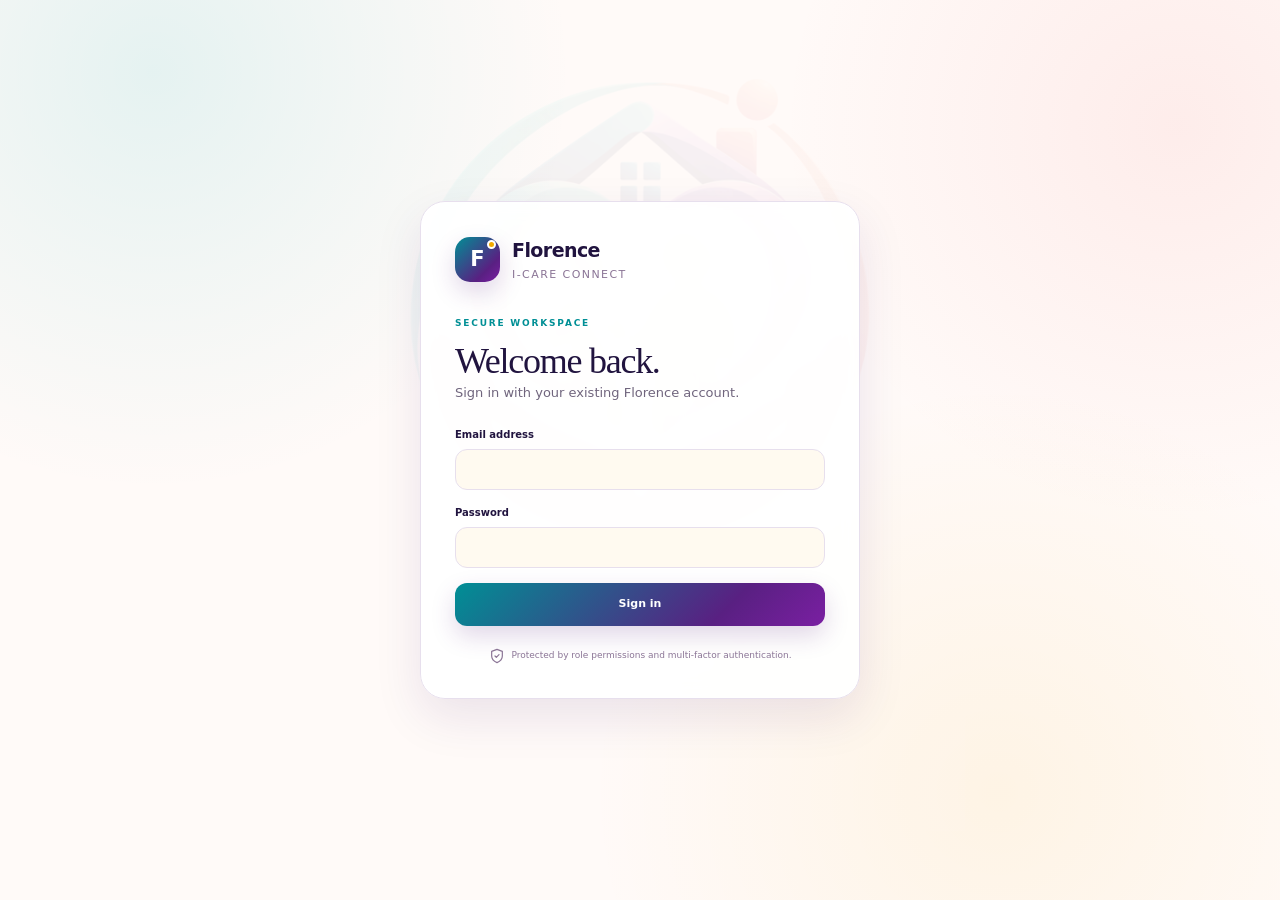
<file: index.html>
<!doctype html>
<html lang="en">
  <head>
    <meta charset="UTF-8" />
    <meta name="viewport" content="width=device-width, initial-scale=1, viewport-fit=cover" />
    <meta name="theme-color" content="#f8f8f3" />
    <meta name="description" content="A connected care and service management workspace for I-Care Connect." />
    <link rel="icon" href="/favicon.svg" />
    <title>Florence · I-Care Connect</title>
    <script src="/florence-mfa-resume.js?v=20260828-1"></script>
    <script type="module" crossorigin src="/assets/index-Dq_Z_JOG.js?v=20260828-mfa-2"></script>
    <script type="module" src="/florence-complaints-review-hotfix.js?v=20260830-1"></script>
    <link rel="modulepreload" crossorigin href="/assets/rolldown-runtime-jpDsebLB.js">
    <link rel="modulepreload" crossorigin href="/assets/supabase-cjTLRNMm.js">
    <link rel="modulepreload" crossorigin href="/assets/react-B0ZntvhZ.js">
    <link rel="stylesheet" crossorigin href="/assets/index-4G5GUMvl.css">
    <link rel="stylesheet" href="/florence-complaints-review-hotfix.css?v=20260830-1">
    <link rel="stylesheet" href="/florence-mfa-onboarding.css?v=20260828-1">
    <link rel="stylesheet" href="/florence-mobile-hotfix.css?v=20260820-2">
    <link rel="stylesheet" href="/florence-skin-rash-monitoring.css?v=20260821-1">
    <link rel="stylesheet" href="/portal-access-invite.css?v=20260824-1">
    <link rel="stylesheet" href="/worker-document-readiness.css?v=20260824-2">
    <link rel="stylesheet" href="/florence-vehicle-refusal-support.css?v=20260824-1">
    <link rel="stylesheet" href="/florence-timesheet-recovery.css?v=20260824-1">
    <link rel="stylesheet" href="/florence-community-late-entry.css?v=20260904-1">
    <script defer src="/florence-mobile-hotfix.js?v=20260824-2"></script>
    <script defer src="/florence-skin-rash-monitoring.js?v=20260821-1"></script>
    <script defer src="/portal-access-invite.js?v=20260824-1"></script>
    <script defer src="/worker-document-readiness.js?v=20260824-2"></script>
    <script defer src="/florence-vehicle-refusal-support.js?v=20260824-1"></script>
    <script defer src="/florence-timesheet-recovery.js?v=20260824-1"></script>
    <script defer src="/florence-community-late-entry.js?v=20260904-1"></script>
  </head>
  <body>
    <div id="root"></div>
  </body>
</html>
</file>
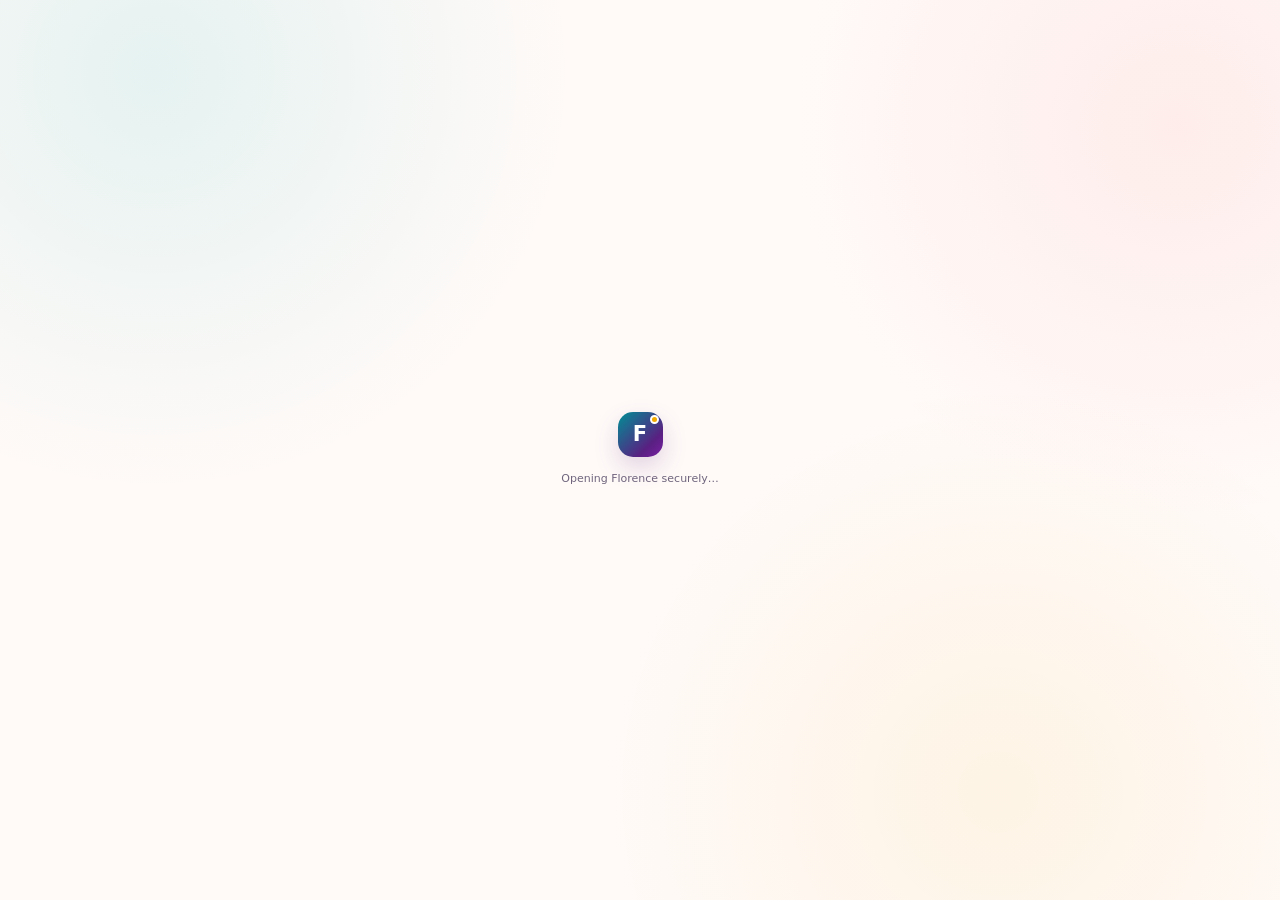
<file: pwa-launch-20260802.html>
<!doctype html>
<html lang="en-AU">
<head>
  <meta charset="utf-8">
  <meta name="viewport" content="width=device-width,initial-scale=1,viewport-fit=cover">
  <meta name="theme-color" content="#5f8f72">
  <meta http-equiv="Cache-Control" content="no-store, no-cache, must-revalidate, max-age=0">
  <meta http-equiv="Pragma" content="no-cache">
  <meta http-equiv="Expires" content="0">
  <title>Opening Florence…</title>
  <style>
    html,body{margin:0;min-height:100%;font-family:system-ui,-apple-system,sans-serif;background:#f6f8f3;color:#315b47}
    body{display:grid;place-items:center;padding:24px;text-align:center}
    .card{max-width:360px;background:#fff;border:1px solid #d9e2da;border-radius:24px;padding:28px;box-shadow:0 16px 40px rgba(49,91,71,.12)}
    h1{margin:0 0 8px}p{margin:0;line-height:1.5}
  </style>
</head>
<body>
  <main class="card">
    <h1>Florence</h1>
    <p>Refreshing the secure app…</p>
  </main>
  <script>
    (async()=>{
      try{
        if('serviceWorker' in navigator){
          const registrations=await navigator.serviceWorker.getRegistrations();
          await Promise.all(registrations.map(reg=>reg.unregister()));
        }
        if('caches' in window){
          const keys=await caches.keys();
          await Promise.all(keys.filter(key=>key.startsWith('florence-')).map(key=>caches.delete(key)));
        }
      }catch(_error){}
      const target=new URL('./',location.href);
      target.searchParams.set('pwa_build','20260802-1731');
      location.replace(target.href);
    })();
  </script>
</body>
</html>
</file>
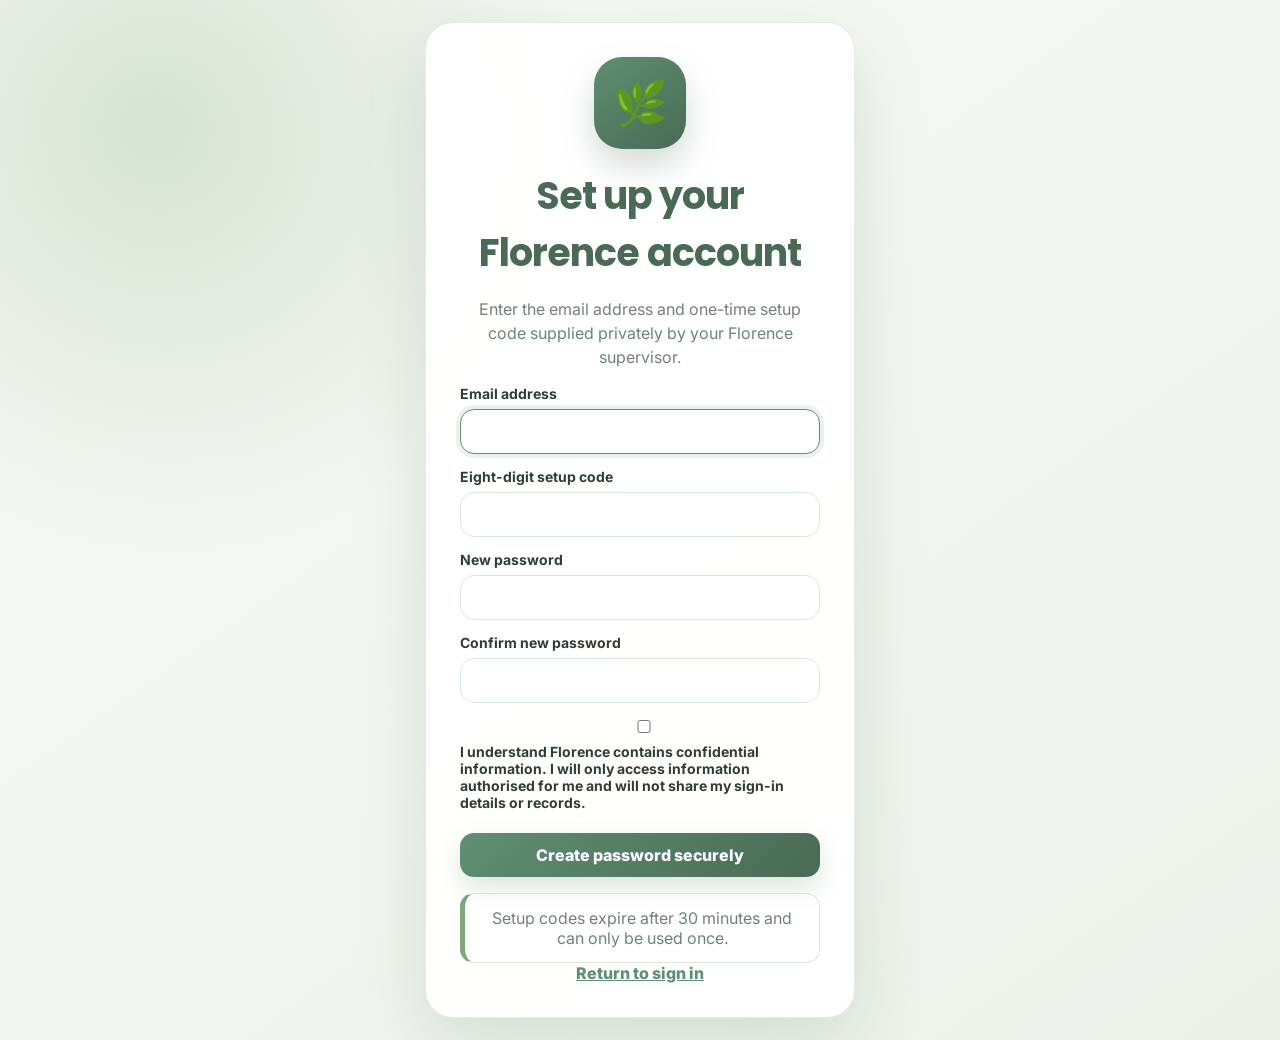
<file: set-password.html>
<!doctype html>
<html lang="en-AU">
<head>
  <meta charset="utf-8">
  <meta name="viewport" content="width=device-width,initial-scale=1,viewport-fit=cover">
  <meta name="theme-color" content="#5f8f72">
  <meta name="referrer" content="no-referrer">
  <title>Set up account · Florence</title>
  <link rel="icon" href="florence-icon.svg" type="image/svg+xml">
  <link rel="apple-touch-icon" href="florence-icon-192.png">
  <link rel="preconnect" href="https://fonts.googleapis.com">
  <link rel="preconnect" href="https://fonts.gstatic.com" crossorigin>
  <link href="https://fonts.googleapis.com/css2?family=Inter:wght@400;500;600;700;800&family=Poppins:wght@600;700;800&display=swap" rel="stylesheet">
  <link rel="stylesheet" href="styles.css?v=20260801-1">
</head>
<body>
<section class="login-screen">
  <main class="login-card" aria-labelledby="password-setup-title">
    <div class="brand-mark">🌿</div>
    <h1 id="password-setup-title">Set up your Florence account</h1>
    <p id="password-setup-intro">Enter the email address and one-time setup code supplied privately by your Florence supervisor.</p>

    <form id="password-setup-form">
      <label>Email address
        <input id="setup-email" type="email" autocomplete="email" required>
      </label>
      <label>Eight-digit setup code
        <input id="setup-code" type="text" inputmode="numeric" autocomplete="one-time-code" minlength="8" maxlength="8" pattern="[0-9]{8}" required>
      </label>
      <label>New password
        <input id="new-password" type="password" minlength="10" autocomplete="new-password" required>
      </label>
      <label>Confirm new password
        <input id="confirm-password" type="password" minlength="10" autocomplete="new-password" required>
      </label>
      <label class="check-field account-confidentiality-acknowledgement">
        <input id="access-acknowledgement" type="checkbox" required>
        <span>I understand Florence contains confidential information. I will only access information authorised for me and will not share my sign-in details or records.</span>
      </label>
      <button id="save-password" class="primary wide" type="submit">Create password securely</button>
    </form>

    <div id="password-setup-status" class="notice" role="status" aria-live="polite">
      Setup codes expire after 30 minutes and can only be used once.
    </div>

    <a id="continue-to-florence" class="primary wide hidden" href="./">Continue to Florence sign in</a>
    <a class="link wide" href="./">Return to sign in</a>
  </main>
</section>

<script src="config.js"></script>
<script src="set-password.js?v=20260824-1"></script>
</body>
</html>
</file>
<file: florence-complaints-review-hotfix.css>
.florence-open-complaints{margin:10px 0 16px}
.florence-complaint-overlay{z-index:1700}
.florence-complaint-register,.florence-complaint-detail{width:min(860px,calc(100vw - 28px));max-height:92vh;overflow:auto;display:grid;gap:14px}
.complaint-register-list{display:grid;gap:10px}
.complaint-register-item{width:100%;display:grid;grid-template-columns:minmax(0,1fr) auto;gap:14px;align-items:center;text-align:left;padding:14px 16px;border:1px solid rgba(31,65,50,.12);border-radius:15px;background:rgba(255,255,255,.82)}
.complaint-register-item>span{display:grid;gap:3px;min-width:0}
.complaint-register-item strong{overflow-wrap:anywhere}
.complaint-register-item small,.complaint-register-item em{color:var(--muted,#68736d);font-style:normal}
.complaint-register-item b{font-size:.8rem;color:var(--muted,#68736d)}
.complaint-detail-head{display:flex;justify-content:space-between;gap:16px;align-items:flex-start}
.complaint-detail-head h2{margin:2px 0 4px}
.complaint-meta{display:grid;grid-template-columns:repeat(3,minmax(0,1fr));gap:10px}
.complaint-meta>div{padding:12px 14px;border:1px solid rgba(31,65,50,.1);border-radius:13px;background:rgba(248,249,246,.92);display:grid;gap:3px}
.complaint-meta small{font-size:.72rem;font-weight:700;letter-spacing:.05em;text-transform:uppercase;color:var(--muted,#68736d)}
.complaint-detail-scroll{display:grid;gap:12px;overflow:auto}
.complaint-block{padding:14px 16px;border:1px solid rgba(31,65,50,.1);border-radius:13px;background:#fff}
.complaint-block p{white-space:pre-wrap;line-height:1.55;margin:7px 0 0}
.complaint-conversation{display:grid;gap:10px}
.complaint-conversation>div{display:grid;gap:8px}
.complaint-conversation .message{max-width:88%;padding:11px 13px;border:1px solid rgba(31,65,50,.1);border-radius:14px;background:rgba(248,249,246,.95)}
.complaint-conversation .message.mine{margin-left:auto;background:rgba(224,242,233,.95)}
.complaint-conversation .message p{white-space:pre-wrap;margin:4px 0}
.complaint-reply{display:grid;grid-template-columns:180px minmax(0,1fr);gap:12px;padding-top:6px;border-top:1px solid rgba(31,65,50,.1)}
.complaint-reply .modal-actions{grid-column:1/-1}
.legacy-complaint-note{padding:14px 16px;border-radius:13px;background:rgba(249,244,224,.86);display:grid;gap:6px}
.legacy-complaint-note p{margin:0}
.florence-hotfix-toast{z-index:2200}
@media(max-width:700px){.complaint-meta{grid-template-columns:1fr}.complaint-reply{grid-template-columns:1fr}.complaint-reply .modal-actions{grid-column:auto}.complaint-detail-head{display:grid}.complaint-register-item{grid-template-columns:1fr}.complaint-register-item b{justify-self:start}}
</file>
<file: florence-mfa-onboarding.css>
.mfa-card {
  width: min(520px, 100%);
}

.mfa-setup-options {
  display: grid;
  gap: 14px;
  margin-top: 20px;
  text-align: left;
}

.mfa-open-authenticator {
  display: block;
  text-align: center;
  text-decoration: none;
}

.mfa-manual-setup,
.mfa-qr-setup {
  border: 1px solid var(--line);
  border-radius: 16px;
  background: #fffaf0;
  padding: 15px;
}

.mfa-manual-setup > strong,
.mfa-qr-setup > strong {
  color: var(--deep);
  font-size: 13px;
}

.mfa-manual-setup > p,
.mfa-qr-setup > p {
  margin: 7px 0 12px;
  color: var(--muted);
  font-size: 11px;
  line-height: 1.55;
}

.mfa-secret-row {
  display: grid;
  grid-template-columns: minmax(0, 1fr) auto;
  gap: 8px;
  align-items: stretch;
}

.mfa-secret-row code {
  display: block;
  min-width: 0;
  overflow-wrap: anywhere;
  user-select: all;
  -webkit-user-select: all;
  border: 1px solid #d8cce0;
  border-radius: 11px;
  background: #fff;
  padding: 11px 12px;
  color: var(--deep);
  font: 700 12px/1.45 ui-monospace, SFMono-Regular, Menlo, Consolas, monospace;
  letter-spacing: 0.06em;
}

.mfa-copy-key {
  cursor: pointer;
  border: 1px solid #592082;
  border-radius: 11px;
  background: #f4edf8;
  padding: 10px 12px;
  color: #592082;
  font-size: 10px;
  font-weight: 800;
}

.mfa-qr-setup {
  text-align: center;
}

.mfa-qr-setup .mfa-qr {
  margin-bottom: 2px;
}

.mfa-secret-warning {
  display: block;
  border-left: 3px solid #b47414;
  padding: 2px 0 2px 10px;
  color: #76510f;
  font-size: 10px;
  line-height: 1.5;
}

@media (max-width: 480px) {
  .mfa-card {
    padding: 25px 20px;
  }

  .mfa-secret-row {
    grid-template-columns: 1fr;
  }

  .mfa-copy-key {
    width: 100%;
  }
}
</file>
<file: florence-mobile-hotfix.css>
/* Florence mobile reliability fixes — 20 August 2026. */
@media (max-width: 760px) {
  .sidebar {
    height: 100dvh;
    max-height: 100dvh;
    overflow-x: hidden;
    overflow-y: auto;
    overscroll-behavior: contain;
    touch-action: pan-y;
    -webkit-overflow-scrolling: touch;
  }

  .sidebar.open {
    overflow-y: auto;
  }

  .scrim {
    touch-action: none;
  }

  html.florence-drawer-open,
  body.florence-drawer-open {
    height: 100%;
    overflow: hidden;
    overscroll-behavior: none;
  }

  body.florence-drawer-open {
    position: fixed;
    left: 0;
    right: 0;
    width: 100%;
  }
}

.receipt-draft-status {
  color: #285d67;
  background: #edf9f9;
  border: 1px solid #b9e3e4;
  border-radius: 12px;
  margin-top: 10px;
  padding: 10px 12px;
  font-size: 12px;
  font-weight: 700;
  line-height: 1.45;
}

.first-aid-image-fallback {
  color: #4f425e;
  background: #eef4f6;
  border: 1px solid #d9dfe6;
  border-radius: 22px;
  padding: 22px;
  font-size: 14px;
  line-height: 1.55;
}
</file>
<file: florence-skin-rash-monitoring.css>
.skin-monitoring-modal {
  --skin-accent: #7d5f8f;
}

.skin-monitoring-modal fieldset {
  border: 1px solid var(--line, #ddd5e8);
  border-radius: 16px;
  margin: 2px 0;
  padding: 14px;
}

.skin-monitoring-modal legend {
  color: var(--deep, #2d2334);
  font-size: 12px;
  font-weight: 800;
  padding: 0 7px;
}

.skin-form-note,
.skin-photo-privacy,
.skin-field-help {
  background: #f5f0f8;
  border: 1px solid #e4d8eb;
  border-radius: 13px;
  color: #594963;
  font-size: 11px;
  line-height: 1.55;
  margin: 0;
  padding: 12px;
}

.skin-field-help {
  background: #f8fbf8;
  border-color: #dce9df;
}

.skin-modal-tabs {
  background: #f4edf7;
  border-radius: 14px;
  display: grid;
  grid-template-columns: 1fr 1fr;
  gap: 5px;
  margin-top: 17px;
  padding: 5px;
}

.skin-modal-tabs button {
  background: transparent;
  border: 0;
  border-radius: 10px;
  color: #725d7d;
  cursor: pointer;
  font-size: 11px;
  font-weight: 800;
  padding: 10px;
}

.skin-modal-tabs button.active {
  background: #fff;
  color: #412c4c;
  box-shadow: 0 5px 16px #34213f16;
}

.skin-checkbox-grid {
  display: grid;
  gap: 8px;
  grid-template-columns: repeat(2, minmax(0, 1fr));
  margin-bottom: 11px;
}

.skin-checkbox-grid .check-field {
  min-height: 48px;
}

.skin-red-flags .skin-checkbox-grid {
  grid-template-columns: 1fr;
  margin-bottom: 0;
}

.skin-photo-upload {
  align-items: center;
  background: #edf8f6;
  border: 1px dashed #9dccca;
  border-radius: 14px;
  display: flex;
  gap: 14px;
  justify-content: space-between;
  padding: 13px;
}

.skin-photo-upload input {
  max-width: 58%;
}

.skin-photo-preview,
.skin-secure-gallery {
  display: grid;
  gap: 9px;
  grid-template-columns: repeat(3, minmax(0, 1fr));
  margin: 9px 0;
}

.skin-photo-preview:empty,
.skin-secure-gallery:empty {
  display: none;
}

.skin-photo-preview figure {
  margin: 0;
}

.skin-photo-preview img,
.skin-secure-gallery img {
  aspect-ratio: 1;
  border-radius: 11px;
  object-fit: cover;
  width: 100%;
}

.skin-photo-preview figcaption {
  color: var(--muted, #765f7e);
  font-size: 8px;
  margin-top: 4px;
  overflow-wrap: anywhere;
}

.skin-declaration {
  border: 1px solid #b9deda;
}

.skin-history-card {
  background: #fff;
  border: 1px solid var(--line, #ddd5e8);
  border-radius: 17px;
  box-shadow: 0 8px 25px #3b26480a;
  margin-top: 13px;
  padding: 15px;
}

.skin-history-head {
  align-items: flex-start;
  display: flex;
  gap: 12px;
  justify-content: space-between;
}

.skin-history-head > div {
  display: grid;
  gap: 4px;
}

.skin-history-head small,
.skin-history-meta {
  color: var(--muted, #765f7e);
  font-size: 9px;
}

.skin-history-card p {
  font-size: 10px;
  line-height: 1.5;
  margin: 9px 0 0;
}

.skin-history-meta {
  display: flex;
  flex-wrap: wrap;
  gap: 7px;
  margin-top: 12px;
}

.skin-history-meta span {
  background: #eef8f6;
  border-radius: 999px;
  padding: 6px 8px;
}

.skin-photo-button {
  background: #315f73;
  border: 0;
  border-radius: 999px;
  color: #fff;
  cursor: pointer;
  font-size: 10px;
  font-weight: 800;
  margin-top: 12px;
  padding: 9px 12px;
}

.skin-success,
.skin-floating-error {
  border-radius: 13px;
  font-size: 11px;
  font-weight: 750;
  line-height: 1.5;
  padding: 12px;
}

.skin-success {
  background: #e8f8f1;
  color: #256246;
  margin: 14px 0;
}

.skin-floating-error {
  background: #fff;
  border: 1px solid #dfb8b8;
  bottom: 88px;
  box-shadow: 0 12px 32px #261b2c2b;
  color: #8a3434;
  left: 50%;
  max-width: min(420px, calc(100vw - 32px));
  position: fixed;
  transform: translateX(-50%);
  z-index: 10000;
}

.skin-loading {
  color: var(--muted, #765f7e);
  padding: 22px 0;
  text-align: center;
}

@media (max-width: 620px) {
  .skin-monitoring-modal {
    max-height: 94dvh;
  }

  .skin-checkbox-grid,
  .skin-photo-preview,
  .skin-secure-gallery {
    grid-template-columns: 1fr;
  }

  .skin-photo-preview,
  .skin-secure-gallery {
    grid-template-columns: repeat(2, minmax(0, 1fr));
  }

  .skin-photo-upload,
  .skin-history-head {
    align-items: stretch;
    flex-direction: column;
  }

  .skin-photo-upload input {
    max-width: 100%;
  }
}
</file>
<file: portal-access-invite.css>
body.portal-access-modal-open{overflow:hidden}
.portal-access-invite-panel{display:flex;align-items:center;justify-content:space-between;gap:24px;margin-bottom:20px;padding:20px 22px;background:linear-gradient(135deg,#f2fbf7,#f8f4ff);border:1px solid rgba(51,153,130,.22)}
.portal-access-invite-panel h2{margin:.2rem 0 .35rem}
.portal-access-invite-panel p{margin:0;max-width:720px}
.portal-access-invite-panel>button{flex:0 0 auto;min-height:48px}
.portal-access-modal{position:fixed;inset:0;z-index:100100;display:grid;place-items:center;padding:20px}
.portal-access-backdrop{position:absolute;inset:0;background:rgba(15,21,32,.7);backdrop-filter:blur(5px)}
.portal-access-card{position:relative;width:min(100%,520px);max-height:calc(100dvh - 32px);overflow:auto;overscroll-behavior:contain;padding:26px 26px calc(26px + env(safe-area-inset-bottom));border-radius:24px;background:#fff;box-shadow:0 28px 90px rgba(0,0,0,.38)}
.portal-access-card h2{margin:.2rem 0 .5rem}
.portal-access-card form{display:grid;gap:14px;margin-top:20px}
.portal-access-card label{display:grid;gap:7px;font-weight:750;color:#152033}
.portal-access-card input,.portal-access-card select,.portal-access-card textarea{width:100%;padding:13px 14px;border:1px solid #cfd8d5;border-radius:13px;background:#fffdf7;color:#152033;font:inherit}
.portal-access-card textarea{min-height:96px;resize:vertical}
.portal-access-close{position:absolute;right:16px;top:13px;width:42px;height:42px;border:0;background:transparent;color:#4b5563;font-size:2rem;line-height:1}
.portal-access-confirm{grid-template-columns:25px 1fr!important;align-items:start;gap:11px!important;padding:14px;border:1px solid rgba(51,153,130,.3);border-radius:14px;background:#f2fbf7}
.portal-access-confirm input{width:23px;height:23px;margin:0;accent-color:#258c79}
.portal-access-confirm span{font-size:.94rem;line-height:1.42}
.portal-access-actions{display:grid;grid-template-columns:repeat(2,minmax(0,1fr));gap:10px;margin-top:4px}
.portal-access-actions button{min-height:48px}
.portal-access-privacy{margin:0;padding:12px 14px;border-radius:13px;background:#f6f4fb;color:#4b465e;font-size:.88rem;line-height:1.5}
.portal-access-link-card textarea{font-size:.82rem;line-height:1.4;word-break:break-all}
.portal-access-copy-fallback{position:fixed;left:-9999px;top:0}
.portal-access-card .notice.error{border-color:#efb7a8;background:#fff3ef;color:#8f2f20}
@media(max-width:640px){.portal-access-invite-panel{align-items:stretch;flex-direction:column}.portal-access-invite-panel>button{width:100%}.portal-access-modal{padding:10px}.portal-access-card{padding:22px 18px;border-radius:20px;max-height:calc(100dvh - 20px)}.portal-access-actions{grid-template-columns:1fr}}
</file>
<file: worker-document-readiness.css>
.worker-reading-banner {
  display: flex;
  align-items: center;
  justify-content: space-between;
  gap: 1.25rem;
  margin-bottom: 1rem;
  border: 1px solid rgba(32, 122, 109, .24);
}

.worker-reading-banner.required {
  background: linear-gradient(135deg, #fff8ef, #f3fbf8);
  border-color: rgba(186, 99, 39, .32);
}

.worker-reading-banner.complete {
  background: linear-gradient(135deg, #effaf6, #f8fbff);
}

.worker-reading-banner h2,
.worker-reading-banner p {
  margin: .2rem 0;
}

.worker-reading-banner button {
  flex: 0 0 auto;
}

.worker-reading-modal {
  position: fixed;
  inset: 0;
  z-index: 10050;
  display: grid;
  place-items: center;
  padding: max(1rem, env(safe-area-inset-top)) 1rem max(1rem, env(safe-area-inset-bottom));
}

.worker-reading-backdrop {
  position: absolute;
  inset: 0;
  background: rgba(18, 24, 35, .72);
  backdrop-filter: blur(5px);
}

.worker-reading-card {
  position: relative;
  width: min(820px, 100%);
  max-height: calc(100dvh - 2rem - env(safe-area-inset-top) - env(safe-area-inset-bottom));
  overflow: auto;
  overscroll-behavior: contain;
  background: #fbfcfa;
  color: #18211f;
  border-radius: 28px;
  box-shadow: 0 24px 80px rgba(0, 0, 0, .28);
  padding: clamp(1.15rem, 3vw, 2rem);
}

.worker-reading-card > header {
  padding-right: 2.25rem;
}

.worker-reading-card h2 {
  margin: .25rem 0 .55rem;
}

.worker-reading-close {
  position: absolute;
  top: 1rem;
  right: 1rem;
  width: 42px;
  height: 42px;
  border-radius: 50%;
  border: 1px solid rgba(24, 33, 31, .15);
  background: #fff;
  color: #18211f;
  font-size: 1.55rem;
  line-height: 1;
}

.worker-reading-progress {
  display: flex;
  justify-content: space-between;
  gap: .75rem;
  margin: 1rem 0;
  padding: .85rem 1rem;
  border-radius: 16px;
  background: #eaf6f2;
}

.worker-reading-progress span {
  color: #4e625d;
  text-align: right;
}

.worker-reading-list {
  display: grid;
  gap: .7rem;
}

.worker-reading-group {
  margin: 1rem 0 0;
  padding-bottom: .35rem;
  border-bottom: 1px solid rgba(24, 33, 31, .12);
  color: #2c5d52;
  font-size: .95rem;
  letter-spacing: .04em;
  text-transform: uppercase;
}

.worker-reading-item {
  display: grid;
  grid-template-columns: minmax(0, 1fr) auto;
  gap: .7rem 1rem;
  align-items: center;
  padding: 1rem;
  border: 1px solid rgba(24, 33, 31, .12);
  border-radius: 18px;
  background: #fff;
}

.worker-reading-item.pending {
  border-color: rgba(186, 99, 39, .25);
}

.worker-reading-item.complete {
  border-color: rgba(32, 122, 109, .25);
  background: #f4fbf8;
}

.worker-reading-copy {
  min-width: 0;
  display: grid;
  gap: .2rem;
}

.worker-reading-copy strong,
.worker-reading-copy small {
  overflow-wrap: anywhere;
}

.worker-reading-copy small {
  color: #60716d;
}

.worker-reading-state {
  width: max-content;
  max-width: 100%;
  margin-top: .25rem;
  padding: .22rem .55rem;
  border-radius: 999px;
  background: #fff0df;
  color: #8b4c21;
  font-size: .77rem;
  font-weight: 700;
}

.worker-reading-item.complete .worker-reading-state,
.worker-reading-done {
  background: #dff3eb;
  color: #216553;
}

.worker-reading-done {
  display: inline-flex;
  justify-self: end;
  padding: .4rem .7rem;
  border-radius: 999px;
  font-size: .8rem;
  font-weight: 750;
}

.worker-reading-check {
  grid-column: 1 / -1;
  display: flex;
  align-items: flex-start;
  gap: .65rem;
  padding: .75rem;
  border-radius: 13px;
  background: #f5f7f6;
  font-weight: 650;
}

.worker-reading-check.disabled {
  color: #71807c;
}

.worker-reading-check input {
  width: 1.25rem;
  height: 1.25rem;
  flex: 0 0 auto;
  margin-top: .05rem;
}

.worker-reading-sign {
  position: sticky;
  bottom: -2rem;
  z-index: 2;
  margin: 1.25rem -2rem -2rem;
  padding: 1rem 2rem calc(1.25rem + env(safe-area-inset-bottom));
  border-top: 1px solid rgba(24, 33, 31, .13);
  background: rgba(251, 252, 250, .97);
  box-shadow: 0 -15px 30px rgba(24, 33, 31, .08);
}

.worker-reading-sign > p {
  margin: 0 0 .75rem;
}

.worker-reading-sign > label {
  display: grid;
  gap: .4rem;
  font-weight: 700;
}

.worker-reading-sign input {
  width: 100%;
  padding: .85rem 1rem;
  border: 1px solid rgba(24, 33, 31, .2);
  border-radius: 14px;
  background: #fffaf2;
  font: inherit;
}

.worker-reading-actions {
  display: flex;
  justify-content: flex-end;
  gap: .65rem;
  margin-top: .8rem;
}

.worker-reading-sign .notice {
  margin: .75rem 0 0;
}

.worker-reading-sign .notice.error {
  color: #9b2d23;
  background: #fff0ed;
}

.worker-reading-empty {
  padding: 1rem;
  border-radius: 14px;
  background: #f1f5f3;
}

body.worker-reading-modal-open {
  overflow: hidden;
}

@media (max-width: 680px) {
  .worker-reading-banner {
    align-items: stretch;
    flex-direction: column;
  }

  .worker-reading-card {
    max-height: 100dvh;
    border-radius: 22px;
    padding: 1rem;
  }

  .worker-reading-progress,
  .worker-reading-actions {
    align-items: stretch;
    flex-direction: column;
  }

  .worker-reading-progress span {
    text-align: left;
  }

  .worker-reading-item {
    grid-template-columns: 1fr;
  }

  .worker-reading-item > button,
  .worker-reading-done {
    width: 100%;
    justify-self: stretch;
    text-align: center;
  }

  .worker-reading-check {
    grid-column: 1;
  }

  .worker-reading-sign {
    position: static;
    margin: 1rem -1rem -1rem;
    padding: 1rem 1rem calc(1rem + env(safe-area-inset-bottom));
    box-shadow: none;
  }
}
</file>
<file: florence-vehicle-refusal-support.css>
+.vehicle-modal-layer{position:fixed;inset:0;z-index:100000;display:grid;place-items:center;padding:18px;font-family:inherit;color:#19142d}
+.vehicle-modal-scrim{position:absolute;inset:0;border:0;background:rgba(20,15,38,.62);backdrop-filter:blur(5px);cursor:default}
+.vehicle-modal{position:relative;width:min(820px,100%);max-height:calc(100dvh - 36px);overflow:auto;overscroll-behavior:contain;background:#fbfdfd;border:1px solid rgba(44,134,132,.22);border-radius:28px;padding:28px;box-shadow:0 28px 80px rgba(18,13,41,.34)}
+.vehicle-modal-close{position:absolute;top:15px;right:17px;width:42px;height:42px;border:1px solid #d9d8df;border-radius:50%;background:#fff;color:#332b48;font-size:29px;line-height:1;cursor:pointer}
+.vehicle-modal-icon{display:grid;place-items:center;width:48px;height:48px;border-radius:15px;background:linear-gradient(135deg,#118c99,#7422a9);color:#fff;box-shadow:0 10px 24px rgba(64,62,147,.22)}
+.vehicle-modal .eyebrow{margin:18px 0 4px;color:#137979;font-size:.72rem;font-weight:800;letter-spacing:.12em}
+.vehicle-modal h2{margin:0 52px 5px 0;font-size:clamp(1.55rem,4vw,2.15rem);line-height:1.1;color:#21183b}
+.vehicle-modal-subtitle{margin:0;color:#645c75;line-height:1.5}
+.vehicle-modal-tabs{display:flex;gap:8px;margin:22px 0 16px;padding:5px;background:#efeff4;border-radius:14px}
+.vehicle-modal-tabs button{flex:1;border:0;border-radius:10px;padding:11px 14px;background:transparent;color:#5f596b;font:inherit;font-weight:700;cursor:pointer}
+.vehicle-modal-tabs button.active{background:#fff;color:#251840;box-shadow:0 2px 9px rgba(40,31,71,.1)}
+.vehicle-modal-layer .hidden{display:none!important}
+.vehicle-form{display:grid;gap:16px}
+.vehicle-context-pill{justify-self:start;padding:7px 11px;border-radius:999px;background:#e4f5f2;color:#146e6a;font-size:.78rem;font-weight:800}
+.vehicle-critical-rule,.vehicle-guidance{margin:0;padding:15px 16px;border-radius:16px;line-height:1.5}
+.vehicle-critical-rule{border:1px solid #edb5ab;background:#fff2ef;color:#812d25}
+.vehicle-guidance{border:1px solid #d8cce9;background:#f7f1ff;color:#4d3d66}
+.vehicle-form fieldset{display:grid;gap:14px;margin:0;padding:18px;border:1px solid #dce5e5;border-radius:18px;background:#fff}
+.vehicle-form legend{padding:0 8px;color:#2c2441;font-size:1rem;font-weight:800}
+.vehicle-form label{display:grid;gap:7px;color:#302841;font-size:.92rem;font-weight:750;line-height:1.35}
+.vehicle-form input,.vehicle-form select,.vehicle-form textarea{box-sizing:border-box;width:100%;min-height:50px;border:1px solid #d6d3db;border-radius:13px;background:#fffdf6;padding:12px 14px;color:#211a31;font:inherit;font-weight:550;outline:none}
+.vehicle-form textarea{min-height:92px;resize:vertical;line-height:1.45}
+.vehicle-form input:focus,.vehicle-form select:focus,.vehicle-form textarea:focus{border-color:#228e95;box-shadow:0 0 0 3px rgba(34,142,149,.15)}
+.vehicle-field-pair{display:grid;grid-template-columns:1fr 1fr;gap:13px}
+.vehicle-field-help{margin:0;color:#6c6577;font-size:.86rem;line-height:1.45}
+.vehicle-checkbox-grid{display:grid;grid-template-columns:1fr 1fr;gap:9px}
+.vehicle-form .vehicle-check{display:flex;align-items:flex-start;gap:10px;padding:11px 12px;border:1px solid #dedce3;border-radius:12px;background:#fbfafc;font-weight:650;cursor:pointer}
+.vehicle-form .vehicle-check input{flex:0 0 auto;width:20px;min-height:20px;height:20px;margin:1px 0 0;accent-color:#178f93}
+.vehicle-declaration{padding:16px!important;border-color:#acd9d5!important;background:#effaf8!important;font-weight:800!important}
+.vehicle-modal-actions{display:flex;justify-content:flex-end;gap:10px;padding-top:4px}
+.vehicle-modal-actions button{min-height:48px;border:1px solid #d8d3de;border-radius:14px;padding:11px 18px;background:#fff;color:#302744;font:inherit;font-weight:800;cursor:pointer}
+.vehicle-modal-actions button.primary{border-color:transparent;background:linear-gradient(135deg,#078c9b,#7b1fb1);color:#fff;box-shadow:0 8px 20px rgba(88,39,151,.2)}
+.vehicle-modal-actions button:disabled{opacity:.6;cursor:wait}
+.vehicle-error,.vehicle-success{margin:0;padding:13px 15px;border-radius:13px;line-height:1.45}
+.vehicle-error{border:1px solid #edb9b1;background:#fff3f1;color:#8b2e27}
+.vehicle-success{margin-bottom:13px;border:1px solid #9fd8c7;background:#edf9f5;color:#14624f;font-weight:750}
+.vehicle-loading,.vehicle-empty{padding:26px;text-align:center;color:#665f73}
+.vehicle-history-card{margin-bottom:12px;padding:16px;border:1px solid #dce3e4;border-radius:17px;background:#fff;box-shadow:0 5px 14px rgba(33,25,53,.05)}
+.vehicle-history-card.needs-review{border-color:#e7a49a;background:#fff8f6}
+.vehicle-history-card header{display:flex;justify-content:space-between;gap:12px;align-items:flex-start;margin-bottom:10px}
+.vehicle-history-card header div{display:grid;gap:3px}
+.vehicle-history-card header small{color:#746e7d}
+.vehicle-history-card header>span{flex:0 0 auto;padding:5px 9px;border-radius:999px;background:#e6f5f3;color:#1c716f;font-size:.75rem;font-weight:800}
+.vehicle-history-card p{margin:7px 0;color:#4f485b;line-height:1.42}
+.vehicle-history-card .vehicle-supervision{color:#276c63}
+.vehicle-history-card.needs-review .vehicle-supervision{color:#982f27}
+.vehicle-history-card footer{display:flex;justify-content:space-between;gap:12px;align-items:center;margin-top:12px;padding-top:11px;border-top:1px solid #ece9ee;color:#6d6676;font-size:.8rem}
+.vehicle-history-card footer a{color:#217d84;font-weight:800;text-decoration:none}
+.vehicle-floating-error{position:fixed;z-index:100001;left:50%;bottom:24px;transform:translateX(-50%);width:min(520px,calc(100% - 32px));box-sizing:border-box;padding:15px 18px;border-radius:14px;background:#8a2f29;color:#fff;box-shadow:0 15px 35px rgba(50,20,20,.28);font-weight:700}
+@media(max-width:680px){
+ .vehicle-modal-layer{align-items:end;padding:0}
+ .vehicle-modal{width:100%;max-height:94dvh;border-radius:25px 25px 0 0;padding:22px 16px calc(20px + env(safe-area-inset-bottom))}
+ .vehicle-field-pair,.vehicle-checkbox-grid{grid-template-columns:1fr}
+ .vehicle-modal-actions{position:sticky;bottom:-1px;margin:0 -4px;padding:12px 4px 3px;background:linear-gradient(180deg,rgba(251,253,253,0),#fbfdfd 25%)}
+ .vehicle-modal-actions button{flex:1;padding-inline:10px}
+ .vehicle-history-card header,.vehicle-history-card footer{display:grid}
+}
+
</file>
<file: florence-timesheet-recovery.css>
.timesheet-recovery-banner {
  position: fixed;
  z-index: 2147483000;
  right: max(1rem, env(safe-area-inset-right));
  bottom: max(1rem, env(safe-area-inset-bottom));
  display: flex;
  align-items: center;
  gap: 1rem;
  max-width: min(34rem, calc(100vw - 2rem));
  padding: 1rem;
  border: 1px solid #e7b58f;
  border-radius: 1.25rem;
  background: #fff8f1;
  box-shadow: 0 18px 50px rgba(25, 29, 28, .22);
  color: #202928;
}
.timesheet-recovery-banner div { display: grid; gap: .2rem; }
.timesheet-recovery-banner span { color: #596866; font-size: .9rem; }
.timesheet-recovery-banner button,
.timesheet-recovery-card button { min-height: 2.75rem; }
.timesheet-recovery-modal {
  position: fixed;
  z-index: 2147483001;
  inset: 0;
  display: grid;
  place-items: center;
  padding: max(1rem, env(safe-area-inset-top)) max(1rem, env(safe-area-inset-right)) max(1rem, env(safe-area-inset-bottom)) max(1rem, env(safe-area-inset-left));
}
.timesheet-recovery-backdrop { position: absolute; inset: 0; background: rgba(16, 25, 28, .64); }
.timesheet-recovery-card {
  position: relative;
  width: min(42rem, 100%);
  max-height: calc(100dvh - 2rem);
  overflow: auto;
  overscroll-behavior: contain;
  padding: 1.5rem;
  border-radius: 1.5rem;
  background: #fff;
  color: #202928;
  box-shadow: 0 24px 80px rgba(0, 0, 0, .35);
}
.timesheet-recovery-card header { padding-right: 2.5rem; }
.timesheet-recovery-card h2 { margin: .2rem 0 .5rem; }
.timesheet-recovery-close { position: absolute; top: 1rem; right: 1rem; width: 2.75rem; border-radius: 50%; }
.timesheet-recovery-list { display: grid; gap: .75rem; margin-top: 1.25rem; }
.timesheet-recovery-list article {
  display: flex;
  align-items: center;
  justify-content: space-between;
  gap: 1rem;
  padding: 1rem;
  border: 1px solid #eed0b7;
  border-radius: 1rem;
  background: #fffaf5;
}
.timesheet-recovery-list article div { display: grid; gap: .2rem; }
.timesheet-recovery-list span,
.timesheet-recovery-list small { color: #5f6f6c; }
#timesheet-recovery-form { display: grid; gap: 1rem; margin-top: 1.25rem; }
#timesheet-recovery-form label { display: grid; gap: .4rem; font-weight: 700; }
#timesheet-recovery-form input,
#timesheet-recovery-form textarea {
  width: 100%;
  min-height: 3rem;
  padding: .75rem;
  border: 1px solid #cbd6d3;
  border-radius: .8rem;
  background: #fffdf9;
  color: #202928;
  font: inherit;
}
#timesheet-recovery-form textarea { min-height: 7rem; resize: vertical; }
.timesheet-recovery-actions { display: flex; justify-content: flex-end; gap: .75rem; }
.timesheet-recovery-card .notice.error { color: #8c2e20; background: #fff1ed; }
.timesheet-recovery-modal .hidden { display: none !important; }
body.timesheet-recovery-modal-open { overflow: hidden !important; }
@media (max-width: 620px) {
  .timesheet-recovery-banner { left: 1rem; right: 1rem; align-items: stretch; flex-direction: column; }
  .timesheet-recovery-card { padding: 1.25rem; border-radius: 1.25rem; }
  .timesheet-recovery-list article { align-items: stretch; flex-direction: column; }
  .timesheet-recovery-actions { flex-direction: column-reverse; }
  .timesheet-recovery-actions button { width: 100%; }
}
</file>
<file: florence-community-late-entry.css>
.late-entry-panel {
  display: grid;
  gap: 0.55rem;
  padding: 1rem;
  border: 1px solid rgba(14, 107, 84, 0.24);
  border-radius: 18px;
  background: rgba(232, 247, 240, 0.72);
  color: #173d34;
}

.late-entry-panel strong {
  font-size: 0.98rem;
}

.late-entry-panel p {
  margin: 0;
  color: #49675f;
  font-size: 0.88rem;
  line-height: 1.45;
}

.late-entry-status {
  display: inline-flex;
  width: fit-content;
  padding: 0.4rem 0.65rem;
  border-radius: 999px;
  background: rgba(14, 107, 84, 0.1);
  color: #0e6b54;
  font-size: 0.78rem;
  font-weight: 800;
}

.late-entry-panel.is-late {
  border-color: rgba(167, 94, 0, 0.36);
  background: #fff7e8;
}

.late-entry-panel.is-late .late-entry-status {
  background: #f9dfb2;
  color: #754500;
}

.late-entry-reason {
  display: grid;
  gap: 0.45rem;
  margin-top: 0.2rem;
  color: #533600;
  font-weight: 750;
}

.late-entry-reason[hidden] {
  display: none;
}

.late-entry-reason textarea,
.late-entry-date-field input {
  width: 100%;
}

@media (max-width: 680px) {
  .late-entry-panel {
    padding: 0.85rem;
    border-radius: 15px;
  }
}
</file>
<file: styles.css>
:root{--deep:#496a55;--primary:#5f8f72;--leaf:#7fa77c;--sage:#dde9dc;--mist:#eef4ed;--cream:#fcfbf7;--ink:#2f3e34;--muted:#718078;--border:#dce7dc;--amber:#c98a38;--red:#c75c5c;--white:#fff;--shadow:0 12px 30px rgba(73,106,85,.09)}
*{box-sizing:border-box}body{margin:0;min-height:100vh;background:radial-gradient(circle at 8% 0%,rgba(127,167,124,.13),transparent 34%),var(--cream);color:var(--ink);font-family:Inter,system-ui,sans-serif}h1,h2,h3,h4{font-family:Poppins,Inter,sans-serif;letter-spacing:-.025em;margin:0}p{line-height:1.5}button,input,select,textarea{font:inherit}.hidden{display:none!important}button{cursor:pointer}
.login-screen{min-height:100vh;display:grid;place-items:center;padding:22px;background:radial-gradient(circle at 12% 12%,rgba(127,167,124,.27),transparent 30%),linear-gradient(145deg,#f8faf5,#eaf2e8)}.login-card{width:min(100%,430px);padding:34px;border:1px solid rgba(95,143,114,.18);border-radius:28px;background:rgba(255,255,255,.95);box-shadow:0 24px 70px rgba(73,106,85,.16);text-align:center}.brand-mark{width:92px;height:92px;border-radius:28px;display:grid;place-items:center;margin:0 auto 18px;font-size:44px;background:linear-gradient(145deg,var(--primary),var(--deep));box-shadow:0 16px 34px rgba(73,106,85,.24)}.brand-mark.small{width:48px;height:48px;margin:0;font-size:24px;border-radius:16px}.login-card h1{font-size:38px;color:var(--deep)}.login-card>p,.login-card small{color:var(--muted)}
label{display:grid;text-align:left;gap:7px;font-weight:700;font-size:14px;margin:14px 0}input,select,textarea{width:100%;border:1px solid var(--border);border-radius:14px;padding:13px 14px;background:#fff;color:var(--ink);outline:none}textarea{min-height:120px;resize:vertical}input:focus,select:focus,textarea:focus{border-color:var(--primary);box-shadow:0 0 0 4px rgba(95,143,114,.12)}
.primary,.secondary{border:0;border-radius:14px;padding:12px 16px;font-weight:800}.primary{color:#fff;background:linear-gradient(135deg,var(--primary),var(--deep));box-shadow:0 10px 24px rgba(73,106,85,.18)}.secondary{color:var(--deep);background:var(--mist)}.button-link{display:inline-flex;align-items:center;justify-content:center;text-decoration:none;text-align:center}.wide{width:100%;margin:8px 0 16px}.icon-btn{width:44px;height:44px;border-radius:14px;border:1px solid rgba(255,255,255,.25);background:rgba(255,255,255,.14);color:#fff;font-size:20px}.icon-btn.dark{color:var(--ink);border-color:var(--border);background:var(--mist)}
.topbar{position:sticky;top:0;z-index:20;display:grid;grid-template-columns:48px 1fr 48px;align-items:center;gap:12px;padding:14px max(16px,calc((100vw - 1120px)/2));color:#fff;background:radial-gradient(circle at 88% 10%,rgba(255,255,255,.16),transparent 28%),linear-gradient(145deg,var(--primary),var(--deep));box-shadow:0 12px 30px rgba(73,106,85,.18)}.topbar h1{font-size:22px}.topbar p{margin:2px 0 0;font-size:12px;color:rgba(255,255,255,.8)}
main{max-width:1120px;margin:auto;padding:24px 16px 105px}.view{display:none}.view.active{display:block}.welcome,.page-head,.panel-head,.record-top,.dialog-head,.dialog-actions,.xero-card{display:flex;align-items:flex-start;justify-content:space-between;gap:16px}.welcome h2,.page-head h2{font-size:clamp(25px,5vw,35px);color:var(--deep)}.welcome p,.page-head p{margin:5px 0;color:var(--muted)}.eyebrow{margin:0 0 6px!important;color:var(--primary)!important;font-size:11px!important;font-weight:800;text-transform:uppercase;letter-spacing:.12em}.pill,.badge{display:inline-flex;align-items:center;border-radius:999px;padding:7px 11px;font-size:12px;font-weight:800;white-space:nowrap;background:var(--mist);color:var(--deep)}.good{background:#e3f0e4;color:#476f52}.amber{background:#fff2dc;color:#99651f}.red{background:#fde7e7;color:#9f4141}.purple{background:#eee8f4;color:#6d557d}
.stats{display:grid;grid-template-columns:repeat(4,1fr);gap:12px;margin:18px 0}.stat,.panel,.record,.person{background:rgba(255,255,255,.96);border:1px solid var(--border);border-radius:20px;box-shadow:var(--shadow)}.stat{padding:17px}.stat strong{display:block;font-size:26px;color:var(--deep);margin:7px 0}.stat small{color:var(--muted)}.panel{padding:20px}.grid.two{display:grid;grid-template-columns:1fr 1fr;gap:14px}.panel h3,.record h3,.person h3{color:var(--deep)}.link{border:0;background:none;color:var(--primary);font-weight:800}
.stats>article{padding:17px;background:rgba(255,255,255,.96);border:1px solid var(--border);border-radius:20px;box-shadow:var(--shadow)}.stats>article strong,.stats>article span{display:block}.stats>article strong{font-size:26px;color:var(--deep);margin:7px 0}.stats>article span{color:var(--muted)}.agreement-service-buttons{align-items:stretch}.agreement-service-buttons button{flex:1 1 230px;text-align:left;line-height:1.35}.agreement-service-buttons button strong,.agreement-service-buttons button small{display:block}.agreement-service-buttons button small{margin-top:3px;font-weight:600;overflow-wrap:anywhere}#smart-review{margin-top:14px}
.stack{display:grid;gap:12px}.quick-grid,.card-grid{display:grid;grid-template-columns:repeat(2,1fr);gap:14px;margin-top:16px}.quick-grid button{min-height:125px;padding:19px;text-align:left;border:1px solid var(--border);border-radius:20px;background:linear-gradient(145deg,#fff,#f3f7f1);color:var(--deep);box-shadow:var(--shadow);font-size:25px}.quick-grid strong,.quick-grid small{display:block;margin-top:7px}.quick-grid strong{font-size:15px}.quick-grid small{color:var(--muted);font-size:12px}
.page-head{margin-bottom:18px}.record,.person{padding:17px}.record p,.person p{margin:6px 0;color:var(--muted);font-size:14px}.record-meta,.actions{display:flex;gap:8px;flex-wrap:wrap;margin-top:12px}.actions button{border:0;border-radius:12px;padding:9px 12px;font-weight:800}.accept{background:#e3f0e4;color:#476f52}.decline{background:#fde7e7;color:#9f4141}.publish{background:var(--mist);color:var(--deep)}.person{display:grid;grid-template-columns:60px 1fr;gap:14px}.avatar{width:60px;height:60px;display:grid;place-items:center;border-radius:19px;background:var(--sage);color:var(--deep);font-weight:800;font-size:22px}.document-row{display:flex;align-items:center;justify-content:space-between;gap:12px;padding:10px;background:var(--mist);border-radius:12px;margin-top:8px}.document-row span{font-size:13px}
.segmented{display:flex;gap:5px;overflow:auto;padding:5px;margin:12px 0 18px;border-radius:14px;background:var(--mist)}.segmented button{border:0;background:transparent;color:var(--muted);border-radius:10px;padding:10px 13px;font-weight:800;white-space:nowrap}.segmented button.active{background:#fff;color:var(--deep);box-shadow:0 3px 10px rgba(73,106,85,.08)}.notice{padding:14px 16px;border-left:5px solid var(--leaf);border-radius:14px;background:#fff;border-top:1px solid var(--border);border-right:1px solid var(--border);border-bottom:1px solid var(--border);color:var(--muted)}
.xero-card{align-items:center;margin-bottom:16px}.xero-card p{color:var(--muted);margin:6px 0 0}.empty{text-align:center;padding:32px;border:1px dashed var(--border);border-radius:18px;background:rgba(255,255,255,.7);color:var(--muted)}
.drawer{position:fixed;inset:0 auto 0 0;z-index:40;width:min(85vw,335px);padding:20px 20px calc(28px + env(safe-area-inset-bottom));overflow-y:auto;overscroll-behavior:contain;background:#fbfcf9;box-shadow:14px 0 42px rgba(47,62,52,.2);transform:translateX(-105%);transition:.2s}.drawer.open{transform:none}.drawer-head{display:flex;align-items:center;gap:12px;padding:8px 0 20px}.drawer-head strong,.drawer-head span{display:block}.drawer-head span{font-size:12px;color:var(--muted)}.drawer>button{display:block;width:100%;margin:3px 0;padding:13px;border:0;border-radius:14px;background:transparent;color:var(--ink);font-weight:700;text-align:left}.drawer>button:hover{background:var(--mist)}.scrim{position:fixed;inset:0;z-index:35;background:rgba(47,62,52,.4)}
.bottom-nav{position:fixed;bottom:0;left:0;right:0;z-index:20;display:flex;justify-content:center;padding-bottom:env(safe-area-inset-bottom);background:rgba(255,255,255,.96);border-top:1px solid var(--border);backdrop-filter:blur(14px);box-shadow:0 -8px 24px rgba(73,106,85,.07)}.bottom-nav button{width:min(20%,120px);padding:10px 4px 8px;border:0;background:transparent;color:#89968f;font-size:20px}.bottom-nav span{display:block;margin-top:3px;font-size:10px;font-weight:800}.bottom-nav button.active{color:var(--deep);background:var(--mist)}
dialog{width:min(94vw,620px);border:0;border-radius:24px;padding:0;box-shadow:0 28px 80px rgba(47,62,52,.25)}dialog::backdrop{background:rgba(47,62,52,.5)}dialog form{padding:22px}.fields{display:grid;gap:3px;margin-top:16px}.dialog-actions{justify-content:flex-end;margin-top:20px}.toast{position:fixed;z-index:100;left:50%;top:18px;transform:translate(-50%,-150%);padding:12px 17px;border-radius:14px;background:var(--deep);color:#fff;font-weight:800;box-shadow:var(--shadow);transition:.2s}.toast.show{transform:translate(-50%,0)}
@media(max-width:760px){.stats{grid-template-columns:repeat(2,1fr)}.grid.two,.card-grid{grid-template-columns:1fr}.welcome{display:block}.welcome>.pill{display:none}.page-head{align-items:flex-end}.page-head p{font-size:13px}}
@media(min-width:800px){.quick-grid{grid-template-columns:repeat(4,1fr)}}
.timeline{position:relative;display:grid;gap:14px;padding-left:28px}
.timeline::before{content:"";position:absolute;left:10px;top:6px;bottom:6px;width:2px;background:var(--sage)}
.timeline-event{position:relative}
.timeline-event::before{content:"";position:absolute;left:-24px;top:22px;width:12px;height:12px;border-radius:50%;background:var(--primary);border:3px solid var(--cream);box-shadow:0 0 0 2px var(--sage)}
.timeline-event.fall::before{background:var(--red)}
.timeline-event.behaviour::before{background:var(--amber)}
.timeline-event.medication::before{background:#7d6c91}
.timeline-event.health::before{background:#4e7f9c}
.portal-layout{align-items:start}
.portal-messages{display:grid;gap:10px;max-height:520px;overflow:auto;padding:4px 2px 12px}
.message-bubble{max-width:88%;padding:12px 14px;border-radius:16px;background:var(--mist)}
.message-bubble.mine{margin-left:auto;background:var(--sage)}
.message-bubble strong,.message-bubble small{display:block}
.message-bubble>div{white-space:pre-wrap;overflow-wrap:anywhere}
.message-bubble small{margin-top:6px;color:var(--muted)}
.portal-reply{display:grid;gap:10px;margin-top:12px}
.thread-button{width:100%;text-align:left;border:1px solid var(--border);background:#fff;border-radius:14px;padding:13px}
.thread-button.active{border-color:var(--primary);background:var(--mist)}
.thread-button strong,.thread-button span,.thread-button small{display:block}
.thread-button span,.thread-button small{margin-top:4px;color:var(--muted)}
.portal-section-tabs{margin-bottom:16px}.portal-section-tabs .nav-count{display:inline-flex;min-width:21px;height:21px;margin-left:5px;padding:0 6px;align-items:center;justify-content:center;border-radius:999px;background:rgba(49,92,68,.12);font-size:11px}.portal-section-tabs button.active .nav-count{background:rgba(255,255,255,.22)}
.portal-complaint-notice{display:flex;align-items:center;gap:14px;margin-bottom:16px}.portal-complaint-notice p{flex:1;margin:4px 0}.portal-complaint-notice button{flex:0 0 auto}.complaint-summary{display:grid;gap:9px;margin-bottom:14px;padding:14px;border:1px solid var(--border);border-radius:16px;background:var(--mist)}.complaint-summary p{margin:0;white-space:pre-wrap;overflow-wrap:anywhere}.complaint-summary-grid{display:grid;grid-template-columns:repeat(2,minmax(0,1fr));gap:9px}.complaint-summary-grid div{padding:10px;border-radius:12px;background:#fff}.complaint-summary-grid strong,.complaint-summary-grid span{display:block}.complaint-summary-grid span{margin-top:3px;color:var(--muted)}
.request-status{margin-top:8px}
.weekly-family-updates-panel{margin-bottom:16px}.weekly-family-updates-panel>.panel-head{align-items:center}.weekly-family-update{padding:0;overflow:hidden}.weekly-family-update summary{display:flex;align-items:center;justify-content:space-between;gap:12px;padding:17px;cursor:pointer;list-style:none}.weekly-family-update summary::-webkit-details-marker{display:none}.weekly-family-update summary span{min-width:0}.weekly-family-update summary strong,.weekly-family-update summary small{display:block}.weekly-family-update summary small{margin-top:4px;color:var(--muted)}.weekly-family-update[open] summary{border-bottom:1px solid var(--border);background:var(--mist)}.weekly-family-update>.weekly-update-sections,.weekly-family-update>.record-meta,.weekly-family-update>.actions{margin-left:17px;margin-right:17px}.weekly-family-update>.actions{margin-bottom:17px}.weekly-update-sections{display:grid;grid-template-columns:repeat(2,minmax(0,1fr));gap:10px;margin-top:14px}.weekly-update-sections section{padding:13px;border:1px solid var(--border);border-radius:14px;background:#fff}.weekly-update-sections h4{font-size:13px;color:var(--deep)}.weekly-update-sections p{margin:5px 0 0;white-space:pre-wrap;overflow-wrap:anywhere}
@media(max-width:760px){.portal-layout{grid-template-columns:1fr}.portal-complaint-notice{align-items:stretch;flex-direction:column}.complaint-summary-grid{grid-template-columns:1fr}.timeline{padding-left:24px}}

.dashboard-secondary{margin-top:14px}
.medication-details{display:grid;grid-template-columns:repeat(3,1fr);gap:10px;margin:14px 0}
.medication-details span{padding:11px;border-radius:12px;background:var(--mist);color:var(--muted);font-size:13px}
.medication-details strong{display:block;color:var(--deep);margin-bottom:4px}
.portal-archive{margin-left:10px}
.required-reason select{border-color:var(--amber)}
@media(max-width:560px){.medication-details{grid-template-columns:1fr}}

.medication-maintenance-actions button{border:0;border-radius:12px;padding:9px 12px;font-weight:800}
@media(max-width:560px){
 .weekly-family-updates-panel>.panel-head{align-items:flex-start}.weekly-family-update summary{align-items:flex-start}.weekly-update-sections{grid-template-columns:1fr}
 .medication-administration-actions,.medication-maintenance-actions{display:grid;grid-template-columns:repeat(2,minmax(0,1fr));width:100%}
 .medication-administration-actions button,.medication-maintenance-actions button{width:100%;min-width:0;white-space:normal}
 .medication-maintenance-actions [data-cease-medication]{grid-column:1/-1}
}


/* Florence scheduled daily-use MAR */
.mar-round-header{margin-bottom:18px}
.mar-round-controls{display:grid;grid-template-columns:1.25fr 1fr 1fr;gap:12px;margin-top:18px}
.mar-round-controls label,.mar-confirm label{font-size:12px;font-weight:800;text-transform:uppercase;letter-spacing:.08em;color:var(--muted)}
.mar-round-controls input,.mar-round-controls select,.mar-confirm input{margin-top:8px}
.mar-progress{display:grid;gap:10px;margin-top:18px;color:var(--deep)}
.mar-progress span{display:block;height:10px;overflow:hidden;border-radius:999px;background:#e4e7e5}
.mar-progress i{display:block;height:100%;border-radius:inherit;background:linear-gradient(90deg,var(--primary),var(--deep));transition:width .25s}
.mar-round-med{border-left:5px solid var(--primary)}
.mar-outcomes{display:grid;grid-template-columns:repeat(2,minmax(0,1fr));gap:10px;margin-top:16px}
.mar-outcomes button{min-height:48px;padding:10px;border:1px solid #d9ded9;border-radius:15px;background:#fff;color:#4b4e57;font-weight:800}
.mar-outcomes button.selected{border-color:#70bd91;background:#def3e7;color:#256746;box-shadow:0 0 0 2px rgba(112,189,145,.12)}
.mar-confirm{margin-top:20px}
.mar-confirm h3{color:#135495;font-size:24px}
.mar-confirm p{color:var(--muted)}
.mar-confirm input{text-align:center;font-size:22px;letter-spacing:.45em}
.mar-confirm .wide{margin-top:16px}
.mar-round-complete{margin:16px 0;border:1px solid #88dcb2;background:#e9fbf2;color:#176747}
.mar-signed-item{margin-top:12px}
@media(max-width:680px){
 .mar-round-controls{grid-template-columns:1fr}
 .mar-round-controls label{grid-column:1/-1;min-width:0}
 .mar-round-controls input,.mar-round-controls select{display:block;width:100%;min-width:0}
 .mar-outcomes{grid-template-columns:1fr 1fr}
}


/* Mobile medication tab layout */
@media(max-width:760px){
 #medications-view .segmented{
  display:grid;
  grid-template-columns:repeat(2,minmax(0,1fr));
  gap:8px;
  padding:8px;
  overflow:visible;
 }
 #medications-view .segmented button{
  width:100%;
  min-width:0;
  white-space:normal;
  line-height:1.2;
  padding:13px 10px;
 }
 #medications-view .segmented button:first-child{
  grid-column:1/-1;
 }
}

/* Audit-readiness modules */
.mfa-qr{display:block;width:min(240px,80%);margin:18px auto;border-radius:18px;background:#fff;padding:12px}
#notification-count{margin-left:auto;padding:3px 8px;font-size:.72rem}
.panel>.panel-head .actions{display:flex;flex-wrap:wrap;gap:8px;justify-content:flex-end}
@media(max-width:560px){
 #safety-view .panel-head,#workforce-view .panel-head,#outcomes-view .panel-head,#governance-view .panel-head{align-items:stretch;gap:14px}
 #safety-view .panel-head>.primary,#outcomes-view .panel-head>.primary,#governance-view .panel-head>.primary{width:100%}
 #workforce-view .panel-head .actions{display:grid;grid-template-columns:1fr 1fr;width:100%}
}


/* Dashboard medication due alerts */
.dashboard-medication-scroll{display:grid;gap:10px;max-height:420px;overflow-y:auto;overscroll-behavior:contain;padding:2px 6px 2px 2px;scrollbar-gutter:stable}
.dashboard-medication-scroll::-webkit-scrollbar{width:8px}.dashboard-medication-scroll::-webkit-scrollbar-thumb{background:var(--sage);border-radius:999px}
.medication-alert-summary{display:flex;justify-content:space-between;gap:12px;align-items:center;margin-bottom:12px;padding:12px 14px;border:1px solid #efb0b0;border-radius:14px;background:#fff0f0;color:#913d3d}
.medication-alert-summary span{font-size:12px;font-weight:800}.medication-due-item.overdue,.medication-due-item.missed{border-left:5px solid var(--red)}.medication-due-item.due{border-left:5px solid var(--amber)}.medication-due-item.recorded{opacity:.7}
@media(max-width:560px){.dashboard-medication-scroll{max-height:360px}.medication-alert-summary{align-items:flex-start;flex-direction:column}}


/* Progress-note truth declaration */
.truth-declaration{display:flex;grid-template-columns:none;align-items:flex-start;gap:10px;padding:13px 14px;border:1px solid var(--border);border-radius:14px;background:var(--mist);text-transform:none;letter-spacing:0}
.truth-declaration input{flex:0 0 auto;width:18px;height:18px;margin:1px 0 0;accent-color:var(--primary)}.truth-declaration span{font-size:13px;line-height:1.45;color:var(--ink)}


/* Staff management and private account security */
.staff-security-note{margin-bottom:16px}.staff-card .record-top{align-items:center}.staff-card .staff-email{overflow-wrap:anywhere}.staff-card.inactive{opacity:.72;border-left:5px solid var(--red)}
.staff-card .actions{align-items:center}.staff-card select{width:auto;min-width:150px;padding:9px 11px}.account-security-grid form{margin-top:14px}.account-security-grid .primary{width:100%}
.staff-invite-status{display:flex;gap:8px;flex-wrap:wrap;margin-top:10px}
@media(max-width:560px){.staff-card .record-top{align-items:flex-start}.staff-card .actions{display:grid;grid-template-columns:1fr 1fr}.staff-card .actions select{grid-column:1/-1;width:100%}.staff-card .actions button{width:100%}}


/* Visible feedback for modal form submissions */
.form-status{margin-top:14px;padding:12px 14px;border:1px solid #efb0b0;border-radius:12px;background:#fff0f0;color:#913d3d;font-size:13px;font-weight:700;line-height:1.45}.dialog-actions button:disabled{opacity:.65;cursor:wait}


/* Supervisor weekly roster calendar */
.roster-calendar-toolbar{display:grid;grid-template-columns:auto auto 1fr auto;align-items:center;gap:10px;margin:4px 0 14px}
.roster-calendar-toolbar>div{text-align:center}.roster-calendar-toolbar .eyebrow{margin-bottom:3px!important}.roster-calendar-toolbar button{min-width:44px}
.roster-calendar-scroll{overflow-x:auto;overscroll-behavior-x:contain;border:1px solid var(--border);border-radius:18px;background:#fff;box-shadow:var(--shadow);scrollbar-color:var(--sage) transparent}
.roster-calendar{width:100%;min-width:1120px;border-collapse:separate;border-spacing:0;table-layout:fixed}
.roster-calendar th,.roster-calendar td{width:145px;padding:10px;vertical-align:top;border-right:1px solid var(--border);border-bottom:1px solid var(--border);background:#fff}
.roster-calendar thead th{position:sticky;top:0;z-index:3;background:var(--mist);text-align:center;color:var(--deep)}
.roster-calendar thead th span,.roster-calendar thead th strong{display:block}.roster-calendar thead th span{font-size:11px;text-transform:uppercase;letter-spacing:.09em;color:var(--muted)}.roster-calendar thead th strong{margin-top:4px}
.roster-calendar .roster-worker{position:sticky;left:0;z-index:2;width:165px;min-width:165px;background:#f8faf6;text-align:left}
.roster-calendar thead .roster-worker{z-index:4}.roster-worker strong,.roster-worker small{display:block}.roster-worker small{margin-top:5px;color:var(--muted);font-weight:600}
.calendar-shift{display:grid;gap:5px;margin-bottom:8px;padding:10px;border:1px solid var(--border);border-left:4px solid var(--primary);border-radius:12px;background:linear-gradient(145deg,#fff,var(--mist))}
.calendar-shift:last-child{margin-bottom:0}.calendar-shift.draft{border-left-color:var(--amber)}.calendar-shift strong{font-size:12px;color:var(--deep);line-height:1.25}.calendar-shift span{font-size:12px;font-weight:800}.calendar-shift small{font-size:10px;color:var(--muted);line-height:1.3}.calendar-shift .calendar-note{padding-top:4px;border-top:1px solid var(--border)}
.calendar-actions{display:flex;flex-wrap:wrap;gap:5px;margin-top:4px}.calendar-actions button{flex:1 1 calc(50% - 5px);border:0;border-radius:8px;padding:6px 5px;font-size:10px;font-weight:800}
.roster-empty-cell{display:block;padding:16px 0;text-align:center;color:#b3bcb6}.roster-calendar-hint{display:none;margin:9px 2px 0;color:var(--muted);font-size:11px;text-align:center}
@media(max-width:760px){.roster-calendar-toolbar{grid-template-columns:auto 1fr auto}.roster-calendar-toolbar .roster-today{grid-row:2;grid-column:1/-1;width:100%}.roster-calendar-toolbar>div{grid-column:2;grid-row:1}.roster-calendar-toolbar>button:last-child{grid-column:3;grid-row:1}.roster-calendar-hint{display:block}.roster-calendar .roster-worker{width:130px;min-width:130px}.roster-calendar{min-width:1080px}}
.mfa-gate{position:fixed;inset:0;z-index:10000;background:rgba(0,0,0,.88);display:grid;place-items:center;padding:20px;overflow:auto}
.mfa-gate-card{width:min(520px,100%);margin:auto}
.mfa-gate-card .mfa-qr{display:block;width:min(260px,80vw);margin:18px auto;background:#fff;border-radius:12px;padding:10px}
.mfa-gate-help{color:var(--muted);font-size:.9rem}
.participant-access{margin-top:16px;border:1px solid var(--line);border-radius:14px;padding:14px;display:grid;gap:10px}
.participant-access legend{font-weight:700;padding:0 6px}
.participant-access label{display:flex;align-items:center;gap:10px}


/* People, time clock and controlled-resource improvements */
.dashboard-timeclock{margin:18px 0}.timeclock-head{align-items:center}.dashboard-timeclock .actions{justify-content:flex-end}.dashboard-timeclock button[disabled]{opacity:.5;cursor:not-allowed}.controlled-library-card{margin:16px 0}.controlled-library-card .panel-head{align-items:center}.role-controls{display:grid;grid-template-columns:repeat(2,minmax(0,1fr));gap:12px;margin:14px 0}.role-control{margin:0}.role-control select:disabled{opacity:.65;background:var(--mist)}
@media(max-width:720px){.timeclock-head,.controlled-library-card .panel-head{align-items:stretch}.dashboard-timeclock .actions,.controlled-library-card .actions{justify-content:stretch}.dashboard-timeclock .actions button,.controlled-library-card button{flex:1}.role-controls{grid-template-columns:1fr}}
.sil-dashboard-actions{display:flex;flex-wrap:wrap;gap:10px;margin-top:14px}.sil-dashboard-actions .button-link{text-decoration:none}
</file>
